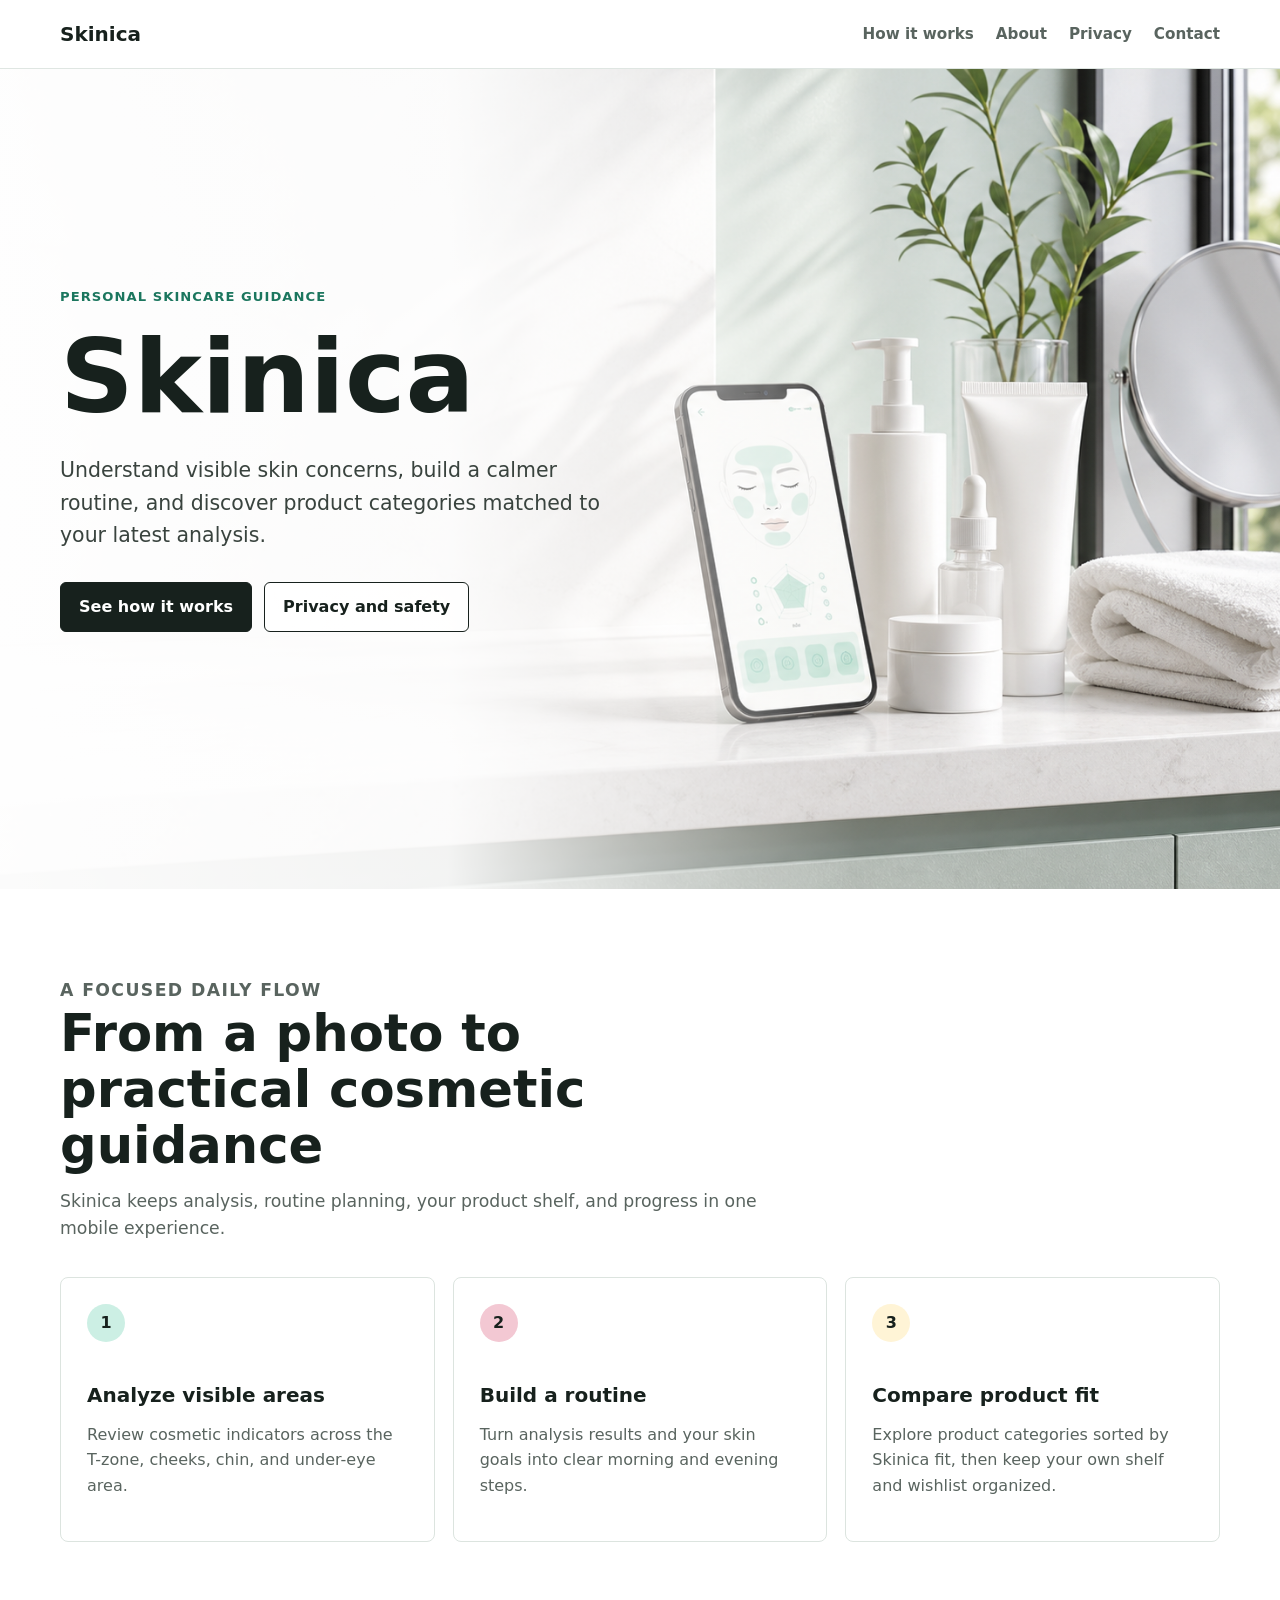
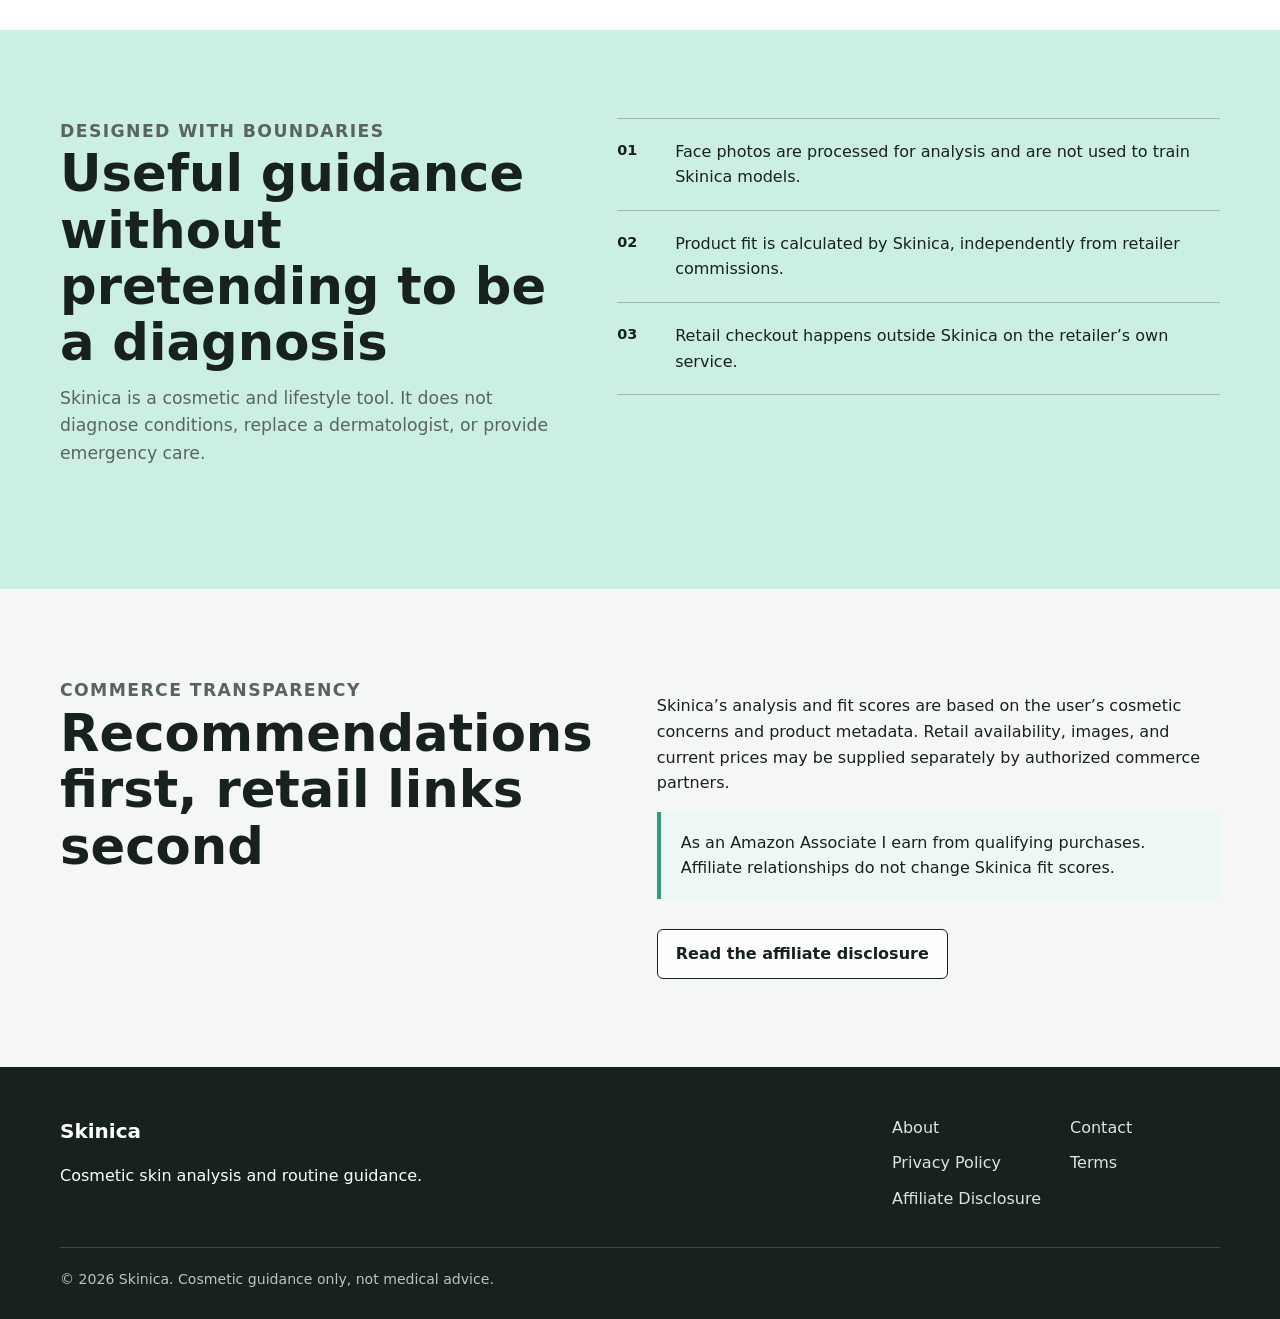
<file: site/index.html>
<!doctype html>
<html lang="en">
  <head>
    <meta charset="utf-8" />
    <meta name="viewport" content="width=device-width, initial-scale=1" />
    <meta name="theme-color" content="#17211d" />
    <meta
      name="description"
      content="Skinica turns a cosmetic skin analysis into a clear daily routine and product guidance."
    />
    <title>Skinica | Personal skincare guidance</title>
    <link rel="stylesheet" href="styles.css" />
  </head>
  <body>
    <a class="skip-link" href="#main">Skip to content</a>
    <header class="site-header">
      <nav class="nav" aria-label="Primary navigation">
        <a class="brand" href="index.html">Skinica</a>
        <button
          class="nav-toggle"
          type="button"
          aria-expanded="false"
          aria-controls="nav-links"
          data-nav-toggle
        >
          Menu
        </button>
        <ul class="nav-links" id="nav-links" data-nav-links data-open="false">
          <li><a href="#how-it-works">How it works</a></li>
          <li><a href="about.html">About</a></li>
          <li><a href="privacy.html">Privacy</a></li>
          <li><a href="contact.html">Contact</a></li>
        </ul>
      </nav>
    </header>

    <main id="main">
      <section class="hero">
        <div class="hero-inner">
          <div class="hero-copy">
            <p class="eyebrow">Personal skincare guidance</p>
            <h1>Skinica</h1>
            <p>
              Understand visible skin concerns, build a calmer routine, and
              discover product categories matched to your latest analysis.
            </p>
            <div class="actions">
              <a class="button button-primary" href="#how-it-works">
                See how it works
              </a>
              <a class="button button-secondary" href="privacy.html">
                Privacy and safety
              </a>
            </div>
          </div>
        </div>
      </section>

      <section class="section" id="how-it-works">
        <div class="section-inner">
          <div class="section-heading">
            <p class="eyebrow">A focused daily flow</p>
            <h2>From a photo to practical cosmetic guidance</h2>
            <p>
              Skinica keeps analysis, routine planning, your product shelf, and
              progress in one mobile experience.
            </p>
          </div>
          <div class="feature-grid">
            <article class="feature">
              <span class="feature-number">1</span>
              <h3>Analyze visible areas</h3>
              <p>
                Review cosmetic indicators across the T-zone, cheeks, chin, and
                under-eye area.
              </p>
            </article>
            <article class="feature">
              <span class="feature-number">2</span>
              <h3>Build a routine</h3>
              <p>
                Turn analysis results and your skin goals into clear morning and
                evening steps.
              </p>
            </article>
            <article class="feature">
              <span class="feature-number">3</span>
              <h3>Compare product fit</h3>
              <p>
                Explore product categories sorted by Skinica fit, then keep your
                own shelf and wishlist organized.
              </p>
            </article>
          </div>
        </div>
      </section>

      <section class="section section-mint">
        <div class="section-inner split">
          <div class="section-heading">
            <p class="eyebrow">Designed with boundaries</p>
            <h2>Useful guidance without pretending to be a diagnosis</h2>
            <p>
              Skinica is a cosmetic and lifestyle tool. It does not diagnose
              conditions, replace a dermatologist, or provide emergency care.
            </p>
          </div>
          <ol class="plain-list">
            <li>
              <strong>01</strong>
              <span>Face photos are processed for analysis and are not used to train Skinica models.</span>
            </li>
            <li>
              <strong>02</strong>
              <span>Product fit is calculated by Skinica, independently from retailer commissions.</span>
            </li>
            <li>
              <strong>03</strong>
              <span>Retail checkout happens outside Skinica on the retailer’s own service.</span>
            </li>
          </ol>
        </div>
      </section>

      <section class="section section-soft">
        <div class="section-inner split">
          <div class="section-heading">
            <p class="eyebrow">Commerce transparency</p>
            <h2>Recommendations first, retail links second</h2>
          </div>
          <div>
            <p>
              Skinica’s analysis and fit scores are based on the user’s cosmetic
              concerns and product metadata. Retail availability, images, and
              current prices may be supplied separately by authorized commerce
              partners.
            </p>
            <div class="notice">
              As an Amazon Associate I earn from qualifying purchases.
              Affiliate relationships do not change Skinica fit scores.
            </div>
            <div class="actions">
              <a class="button button-secondary" href="affiliate-disclosure.html">
                Read the affiliate disclosure
              </a>
            </div>
          </div>
        </div>
      </section>
    </main>

    <footer class="site-footer">
      <div class="footer-grid">
        <div>
          <a class="brand" href="index.html">Skinica</a>
          <p>Cosmetic skin analysis and routine guidance.</p>
        </div>
        <div class="footer-links">
          <a href="about.html">About</a>
          <a href="contact.html">Contact</a>
          <a href="privacy.html">Privacy Policy</a>
          <a href="terms.html">Terms</a>
          <a href="affiliate-disclosure.html">Affiliate Disclosure</a>
        </div>
      </div>
      <div class="footer-bottom">
        © 2026 Skinica. Cosmetic guidance only, not medical advice.
      </div>
    </footer>
    <script src="site.js"></script>
  </body>
</html>
</file>
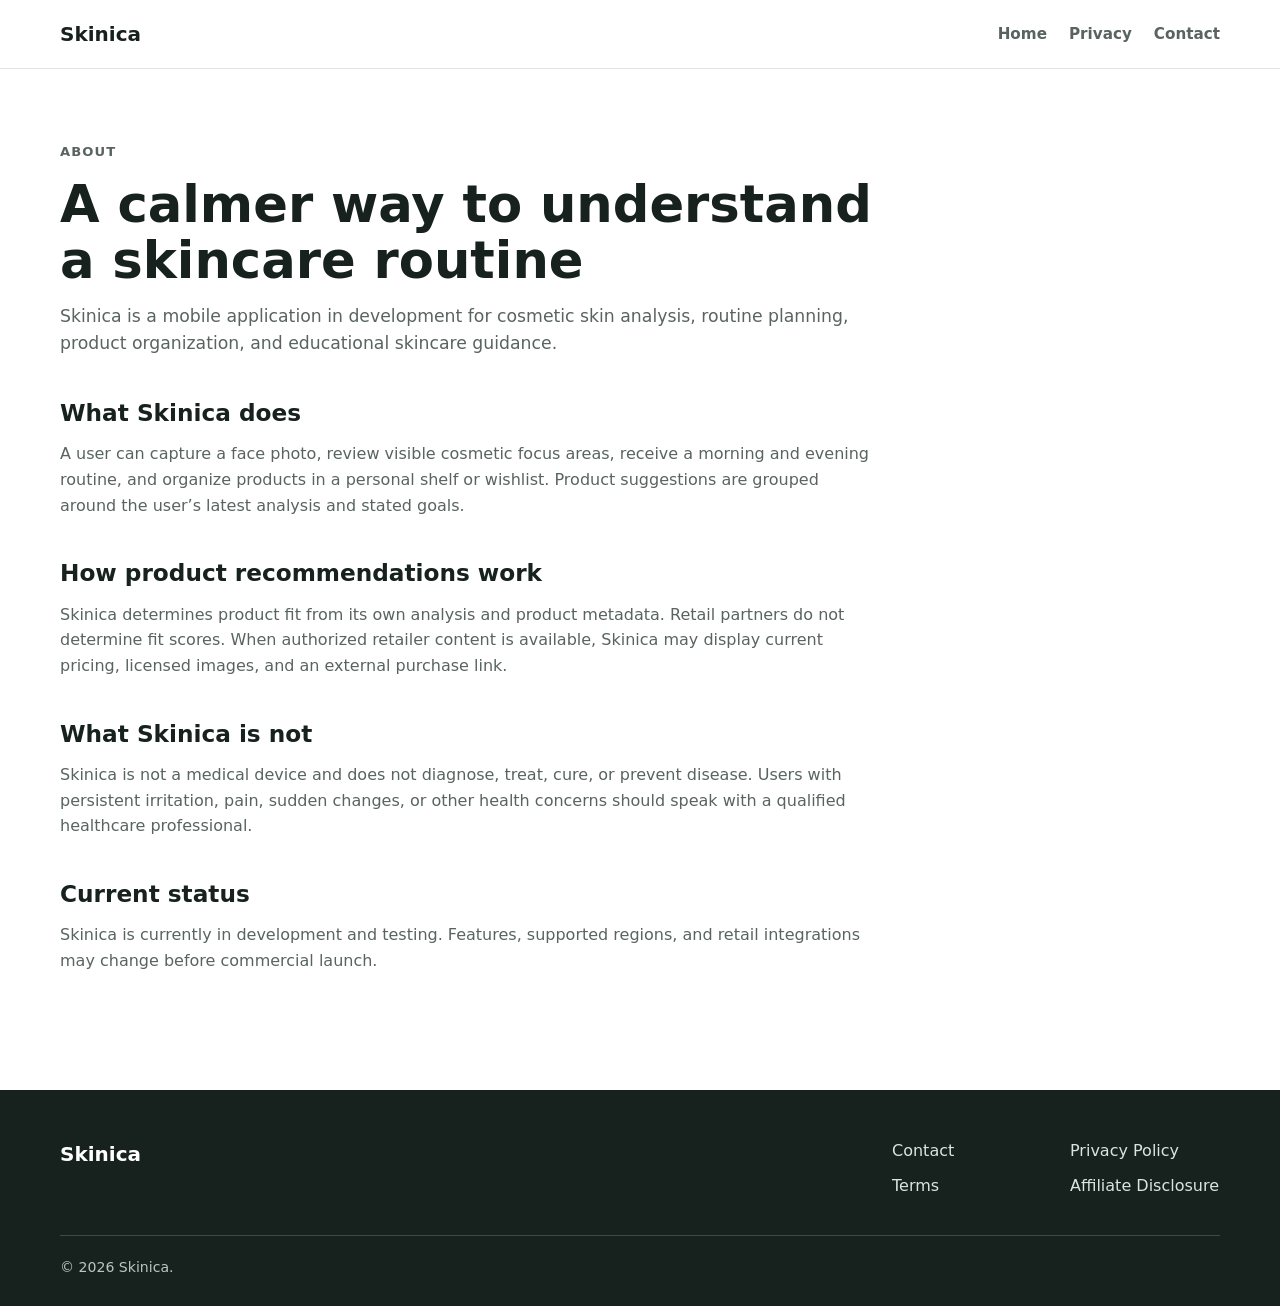
<file: site/about.html>
<!doctype html>
<html lang="en">
  <head>
    <meta charset="utf-8" />
    <meta name="viewport" content="width=device-width, initial-scale=1" />
    <meta name="description" content="Learn what Skinica is building and how product guidance is separated from retail partnerships." />
    <title>About | Skinica</title>
    <link rel="stylesheet" href="styles.css" />
  </head>
  <body>
    <a class="skip-link" href="#main">Skip to content</a>
    <header class="site-header">
      <nav class="nav" aria-label="Primary navigation">
        <a class="brand" href="index.html">Skinica</a>
        <button class="nav-toggle" type="button" aria-expanded="false" aria-controls="nav-links" data-nav-toggle>Menu</button>
        <ul class="nav-links" id="nav-links" data-nav-links data-open="false">
          <li><a href="index.html">Home</a></li>
          <li><a href="privacy.html">Privacy</a></li>
          <li><a href="contact.html">Contact</a></li>
        </ul>
      </nav>
    </header>
    <main class="legal-main" id="main">
      <article>
        <p class="eyebrow">About</p>
        <h1>A calmer way to understand a skincare routine</h1>
        <p class="legal-lead">
          Skinica is a mobile application in development for cosmetic skin
          analysis, routine planning, product organization, and educational
          skincare guidance.
        </p>
        <h2>What Skinica does</h2>
        <p>
          A user can capture a face photo, review visible cosmetic focus areas,
          receive a morning and evening routine, and organize products in a
          personal shelf or wishlist. Product suggestions are grouped around
          the user’s latest analysis and stated goals.
        </p>
        <h2>How product recommendations work</h2>
        <p>
          Skinica determines product fit from its own analysis and product
          metadata. Retail partners do not determine fit scores. When authorized
          retailer content is available, Skinica may display current pricing,
          licensed images, and an external purchase link.
        </p>
        <h2>What Skinica is not</h2>
        <p>
          Skinica is not a medical device and does not diagnose, treat, cure, or
          prevent disease. Users with persistent irritation, pain, sudden
          changes, or other health concerns should speak with a qualified
          healthcare professional.
        </p>
        <h2>Current status</h2>
        <p>
          Skinica is currently in development and testing. Features, supported
          regions, and retail integrations may change before commercial launch.
        </p>
      </article>
    </main>
    <footer class="site-footer">
      <div class="footer-grid">
        <div><a class="brand" href="index.html">Skinica</a></div>
        <div class="footer-links">
          <a href="contact.html">Contact</a>
          <a href="privacy.html">Privacy Policy</a>
          <a href="terms.html">Terms</a>
          <a href="affiliate-disclosure.html">Affiliate Disclosure</a>
        </div>
      </div>
      <div class="footer-bottom">© 2026 Skinica.</div>
    </footer>
    <script src="site.js"></script>
  </body>
</html>
</file>
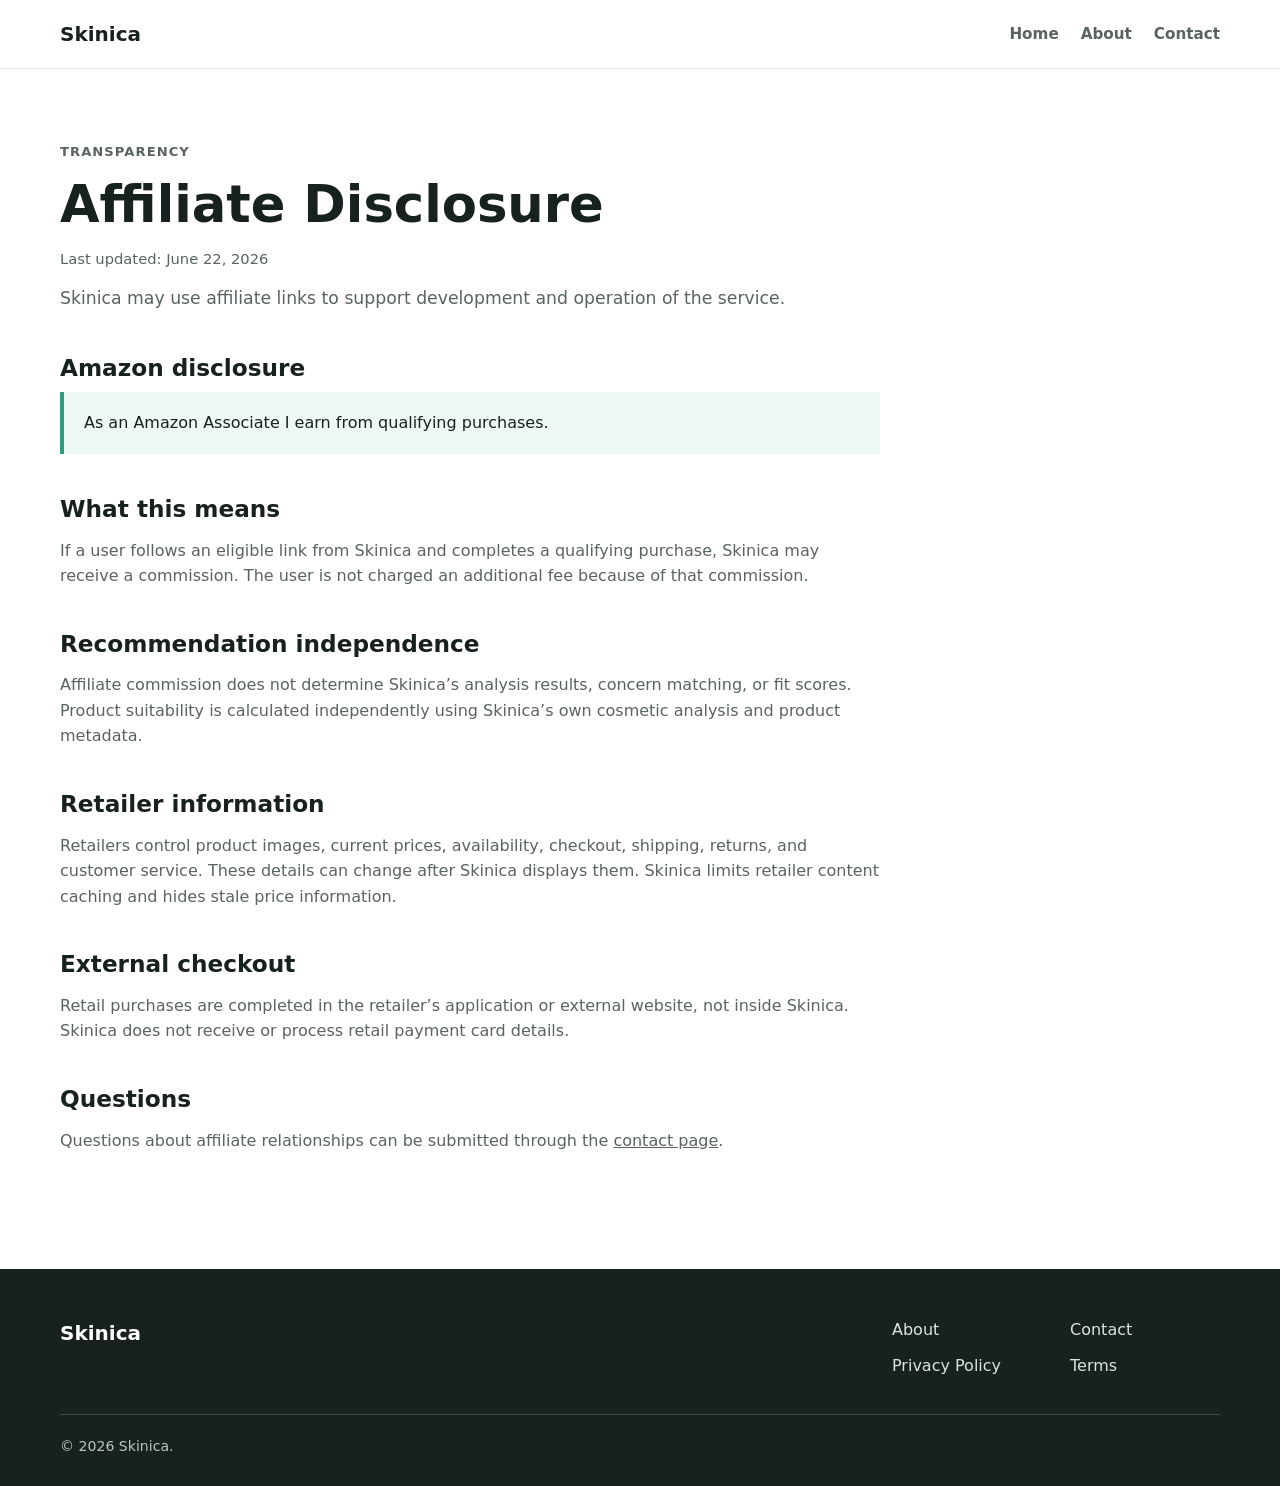
<file: site/affiliate-disclosure.html>
<!doctype html>
<html lang="en">
  <head>
    <meta charset="utf-8" />
    <meta name="viewport" content="width=device-width, initial-scale=1" />
    <meta name="description" content="Skinica Affiliate Disclosure." />
    <title>Affiliate Disclosure | Skinica</title>
    <link rel="stylesheet" href="styles.css" />
  </head>
  <body>
    <a class="skip-link" href="#main">Skip to content</a>
    <header class="site-header">
      <nav class="nav" aria-label="Primary navigation">
        <a class="brand" href="index.html">Skinica</a>
        <button class="nav-toggle" type="button" aria-expanded="false" aria-controls="nav-links" data-nav-toggle>Menu</button>
        <ul class="nav-links" id="nav-links" data-nav-links data-open="false">
          <li><a href="index.html">Home</a></li>
          <li><a href="about.html">About</a></li>
          <li><a href="contact.html">Contact</a></li>
        </ul>
      </nav>
    </header>
    <main class="legal-main" id="main">
      <article>
        <p class="eyebrow">Transparency</p>
        <h1>Affiliate Disclosure</h1>
        <p class="meta">Last updated: June 22, 2026</p>
        <p class="legal-lead">
          Skinica may use affiliate links to support development and operation
          of the service.
        </p>

        <h2>Amazon disclosure</h2>
        <div class="notice">
          As an Amazon Associate I earn from qualifying purchases.
        </div>

        <h2>What this means</h2>
        <p>
          If a user follows an eligible link from Skinica and completes a
          qualifying purchase, Skinica may receive a commission. The user is not
          charged an additional fee because of that commission.
        </p>

        <h2>Recommendation independence</h2>
        <p>
          Affiliate commission does not determine Skinica’s analysis results,
          concern matching, or fit scores. Product suitability is calculated
          independently using Skinica’s own cosmetic analysis and product
          metadata.
        </p>

        <h2>Retailer information</h2>
        <p>
          Retailers control product images, current prices, availability,
          checkout, shipping, returns, and customer service. These details can
          change after Skinica displays them. Skinica limits retailer content
          caching and hides stale price information.
        </p>

        <h2>External checkout</h2>
        <p>
          Retail purchases are completed in the retailer’s application or
          external website, not inside Skinica. Skinica does not receive or
          process retail payment card details.
        </p>

        <h2>Questions</h2>
        <p>
          Questions about affiliate relationships can be submitted through the
          <a href="contact.html">contact page</a>.
        </p>
      </article>
    </main>
    <footer class="site-footer">
      <div class="footer-grid">
        <div><a class="brand" href="index.html">Skinica</a></div>
        <div class="footer-links">
          <a href="about.html">About</a>
          <a href="contact.html">Contact</a>
          <a href="privacy.html">Privacy Policy</a>
          <a href="terms.html">Terms</a>
        </div>
      </div>
      <div class="footer-bottom">© 2026 Skinica.</div>
    </footer>
    <script src="site.js"></script>
  </body>
</html>
</file>
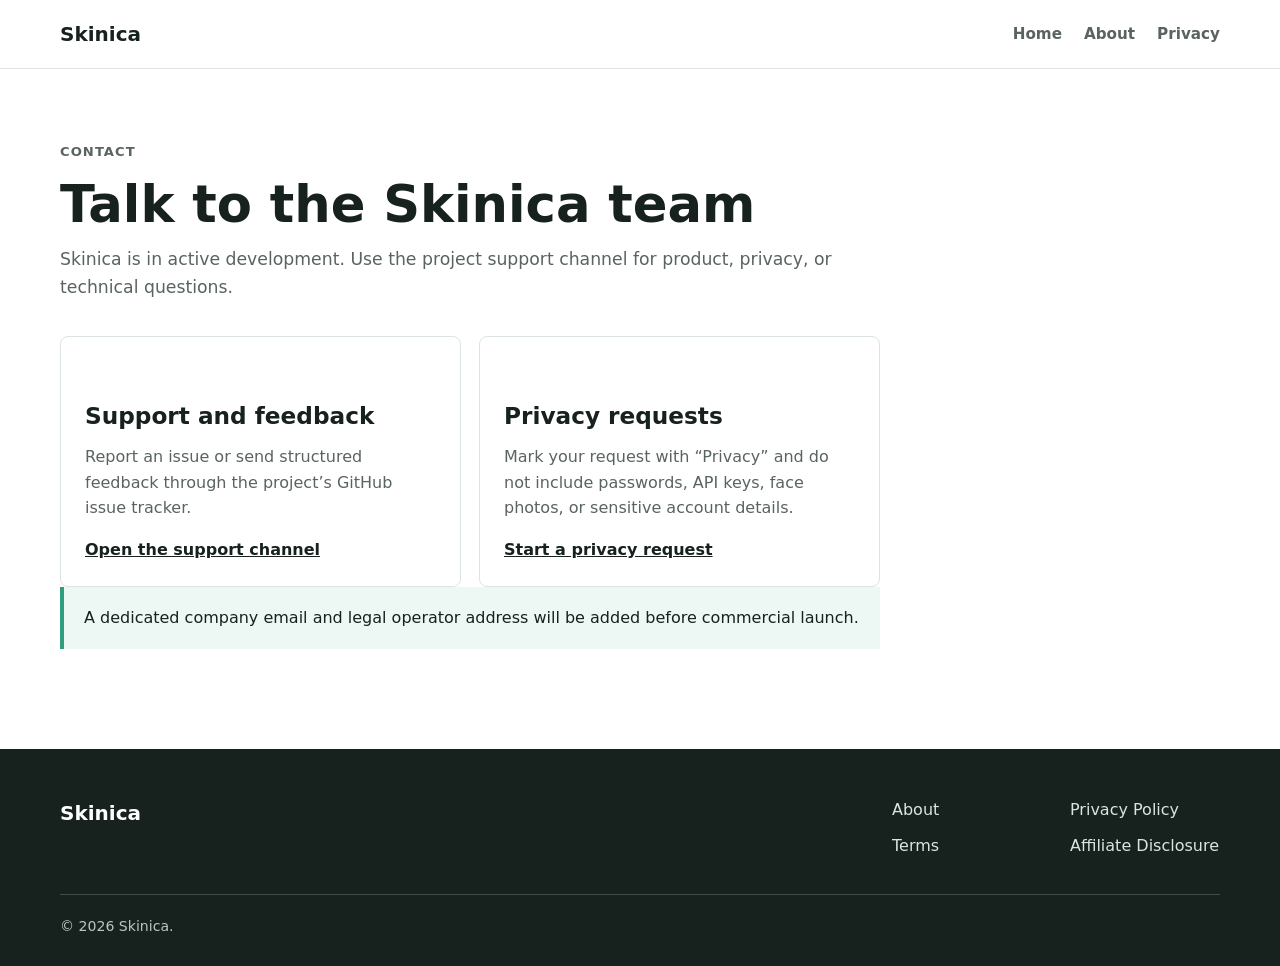
<file: site/contact.html>
<!doctype html>
<html lang="en">
  <head>
    <meta charset="utf-8" />
    <meta name="viewport" content="width=device-width, initial-scale=1" />
    <meta name="description" content="Contact the Skinica development team." />
    <title>Contact | Skinica</title>
    <link rel="stylesheet" href="styles.css" />
  </head>
  <body>
    <a class="skip-link" href="#main">Skip to content</a>
    <header class="site-header">
      <nav class="nav" aria-label="Primary navigation">
        <a class="brand" href="index.html">Skinica</a>
        <button class="nav-toggle" type="button" aria-expanded="false" aria-controls="nav-links" data-nav-toggle>Menu</button>
        <ul class="nav-links" id="nav-links" data-nav-links data-open="false">
          <li><a href="index.html">Home</a></li>
          <li><a href="about.html">About</a></li>
          <li><a href="privacy.html">Privacy</a></li>
        </ul>
      </nav>
    </header>
    <main class="legal-main" id="main">
      <article>
        <p class="eyebrow">Contact</p>
        <h1>Talk to the Skinica team</h1>
        <p class="legal-lead">
          Skinica is in active development. Use the project support channel for
          product, privacy, or technical questions.
        </p>
        <div class="contact-options">
          <section class="contact-option">
            <h2>Support and feedback</h2>
            <p>
              Report an issue or send structured feedback through the project’s
              GitHub issue tracker.
            </p>
            <a href="https://github.com/kaqankaplan/skinica-site/issues" rel="noreferrer">
              Open the support channel
            </a>
          </section>
          <section class="contact-option">
            <h2>Privacy requests</h2>
            <p>
              Mark your request with “Privacy” and do not include passwords,
              API keys, face photos, or sensitive account details.
            </p>
            <a href="https://github.com/kaqankaplan/skinica-site/issues/new" rel="noreferrer">
              Start a privacy request
            </a>
          </section>
        </div>
        <div class="notice">
          A dedicated company email and legal operator address will be added
          before commercial launch.
        </div>
      </article>
    </main>
    <footer class="site-footer">
      <div class="footer-grid">
        <div><a class="brand" href="index.html">Skinica</a></div>
        <div class="footer-links">
          <a href="about.html">About</a>
          <a href="privacy.html">Privacy Policy</a>
          <a href="terms.html">Terms</a>
          <a href="affiliate-disclosure.html">Affiliate Disclosure</a>
        </div>
      </div>
      <div class="footer-bottom">© 2026 Skinica.</div>
    </footer>
    <script src="site.js"></script>
  </body>
</html>
</file>
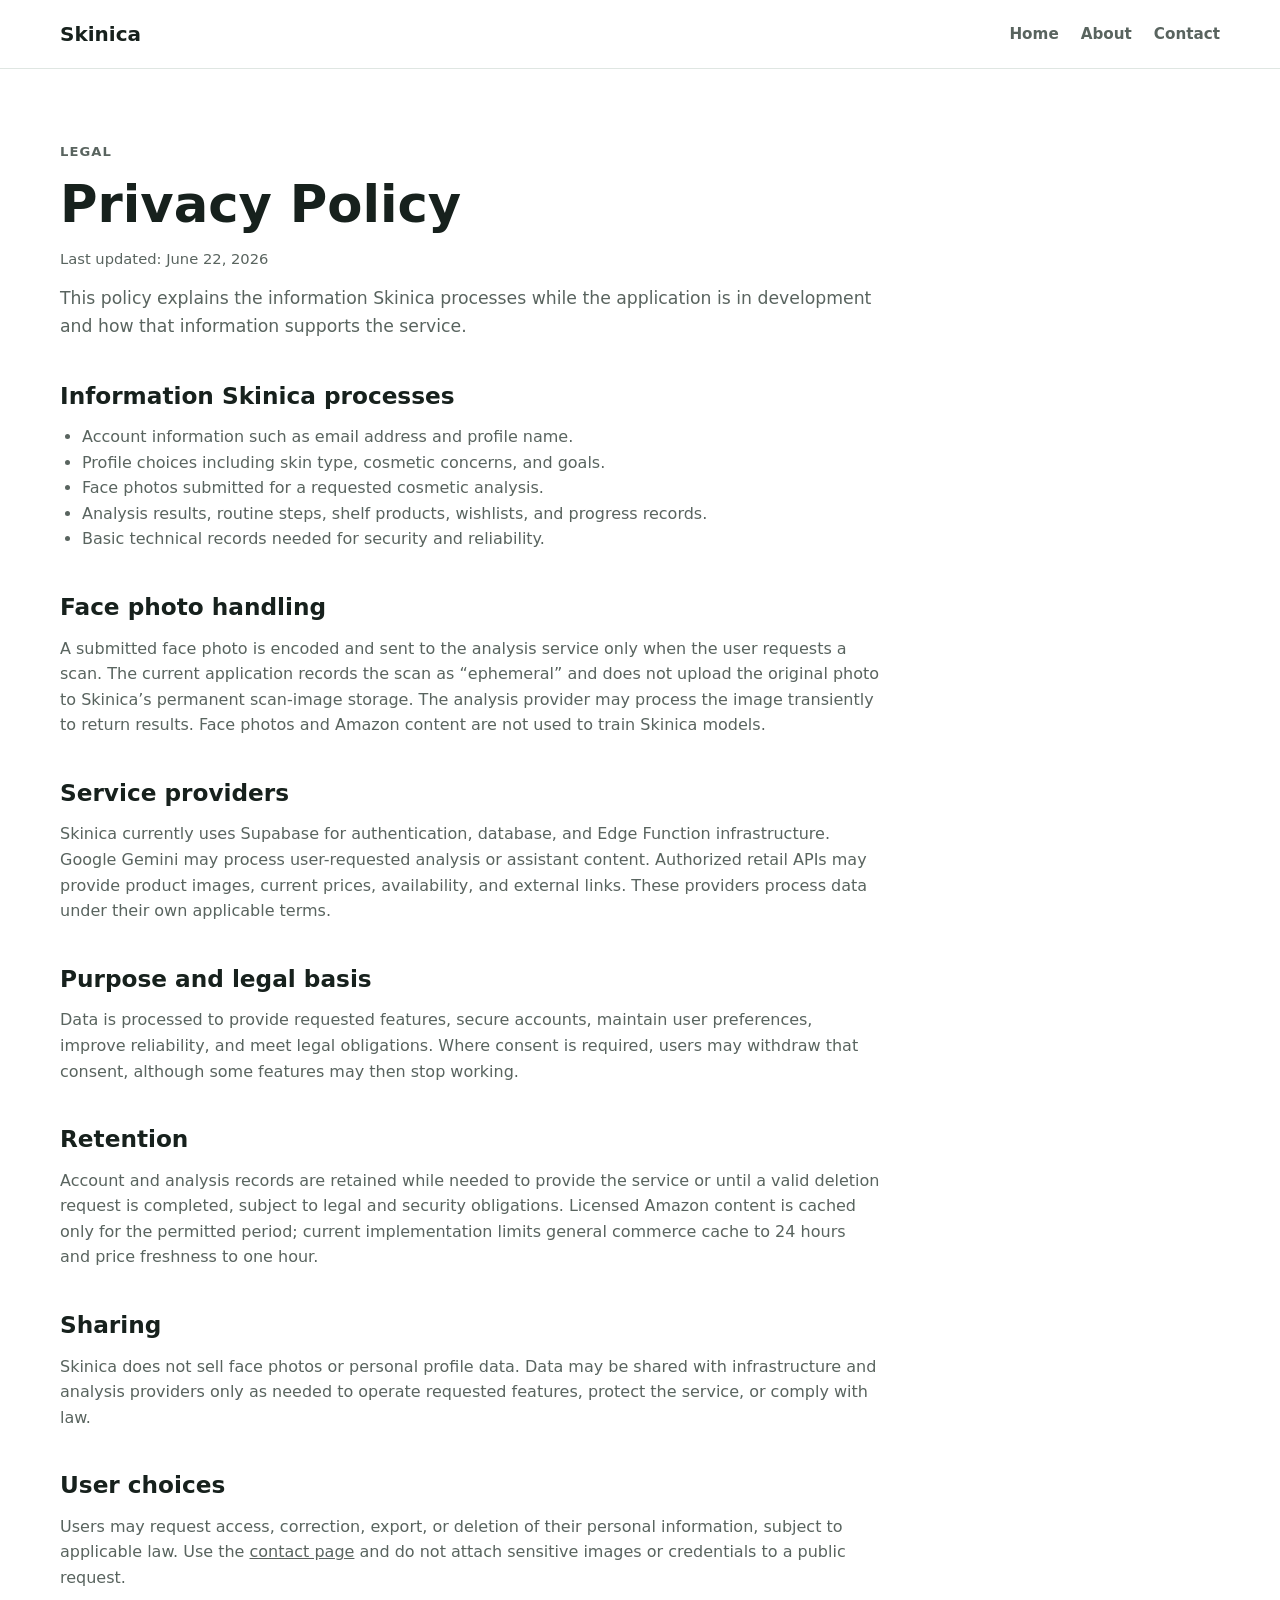
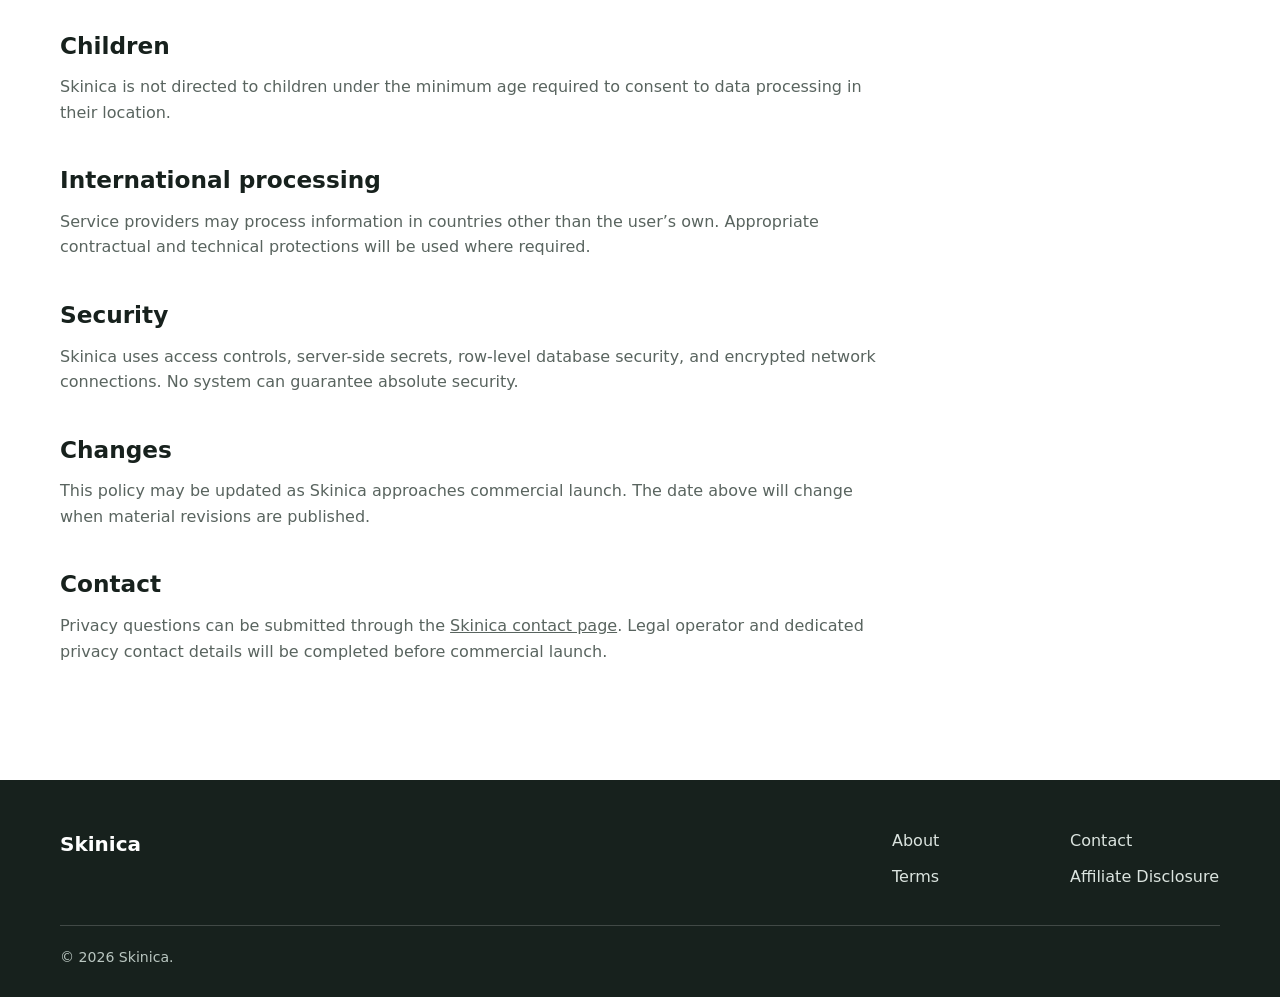
<file: site/privacy.html>
<!doctype html>
<html lang="en">
  <head>
    <meta charset="utf-8" />
    <meta name="viewport" content="width=device-width, initial-scale=1" />
    <meta name="description" content="Skinica Privacy Policy." />
    <title>Privacy Policy | Skinica</title>
    <link rel="stylesheet" href="styles.css" />
  </head>
  <body>
    <a class="skip-link" href="#main">Skip to content</a>
    <header class="site-header">
      <nav class="nav" aria-label="Primary navigation">
        <a class="brand" href="index.html">Skinica</a>
        <button class="nav-toggle" type="button" aria-expanded="false" aria-controls="nav-links" data-nav-toggle>Menu</button>
        <ul class="nav-links" id="nav-links" data-nav-links data-open="false">
          <li><a href="index.html">Home</a></li>
          <li><a href="about.html">About</a></li>
          <li><a href="contact.html">Contact</a></li>
        </ul>
      </nav>
    </header>
    <main class="legal-main" id="main">
      <article>
        <p class="eyebrow">Legal</p>
        <h1>Privacy Policy</h1>
        <p class="meta">Last updated: June 22, 2026</p>
        <p class="legal-lead">
          This policy explains the information Skinica processes while the
          application is in development and how that information supports the
          service.
        </p>

        <h2>Information Skinica processes</h2>
        <ul>
          <li>Account information such as email address and profile name.</li>
          <li>Profile choices including skin type, cosmetic concerns, and goals.</li>
          <li>Face photos submitted for a requested cosmetic analysis.</li>
          <li>Analysis results, routine steps, shelf products, wishlists, and progress records.</li>
          <li>Basic technical records needed for security and reliability.</li>
        </ul>

        <h2>Face photo handling</h2>
        <p>
          A submitted face photo is encoded and sent to the analysis service
          only when the user requests a scan. The current application records
          the scan as “ephemeral” and does not upload the original photo to
          Skinica’s permanent scan-image storage. The analysis provider may
          process the image transiently to return results. Face photos and
          Amazon content are not used to train Skinica models.
        </p>

        <h2>Service providers</h2>
        <p>
          Skinica currently uses Supabase for authentication, database, and Edge
          Function infrastructure. Google Gemini may process user-requested
          analysis or assistant content. Authorized retail APIs may provide
          product images, current prices, availability, and external links.
          These providers process data under their own applicable terms.
        </p>

        <h2>Purpose and legal basis</h2>
        <p>
          Data is processed to provide requested features, secure accounts,
          maintain user preferences, improve reliability, and meet legal
          obligations. Where consent is required, users may withdraw that
          consent, although some features may then stop working.
        </p>

        <h2>Retention</h2>
        <p>
          Account and analysis records are retained while needed to provide the
          service or until a valid deletion request is completed, subject to
          legal and security obligations. Licensed Amazon content is cached only
          for the permitted period; current implementation limits general
          commerce cache to 24 hours and price freshness to one hour.
        </p>

        <h2>Sharing</h2>
        <p>
          Skinica does not sell face photos or personal profile data. Data may
          be shared with infrastructure and analysis providers only as needed to
          operate requested features, protect the service, or comply with law.
        </p>

        <h2>User choices</h2>
        <p>
          Users may request access, correction, export, or deletion of their
          personal information, subject to applicable law. Use the
          <a href="contact.html">contact page</a> and do not attach sensitive
          images or credentials to a public request.
        </p>

        <h2>Children</h2>
        <p>
          Skinica is not directed to children under the minimum age required to
          consent to data processing in their location.
        </p>

        <h2>International processing</h2>
        <p>
          Service providers may process information in countries other than the
          user’s own. Appropriate contractual and technical protections will be
          used where required.
        </p>

        <h2>Security</h2>
        <p>
          Skinica uses access controls, server-side secrets, row-level database
          security, and encrypted network connections. No system can guarantee
          absolute security.
        </p>

        <h2>Changes</h2>
        <p>
          This policy may be updated as Skinica approaches commercial launch.
          The date above will change when material revisions are published.
        </p>

        <h2>Contact</h2>
        <p>
          Privacy questions can be submitted through the
          <a href="contact.html">Skinica contact page</a>. Legal operator and
          dedicated privacy contact details will be completed before commercial
          launch.
        </p>
      </article>
    </main>
    <footer class="site-footer">
      <div class="footer-grid">
        <div><a class="brand" href="index.html">Skinica</a></div>
        <div class="footer-links">
          <a href="about.html">About</a>
          <a href="contact.html">Contact</a>
          <a href="terms.html">Terms</a>
          <a href="affiliate-disclosure.html">Affiliate Disclosure</a>
        </div>
      </div>
      <div class="footer-bottom">© 2026 Skinica.</div>
    </footer>
    <script src="site.js"></script>
  </body>
</html>
</file>
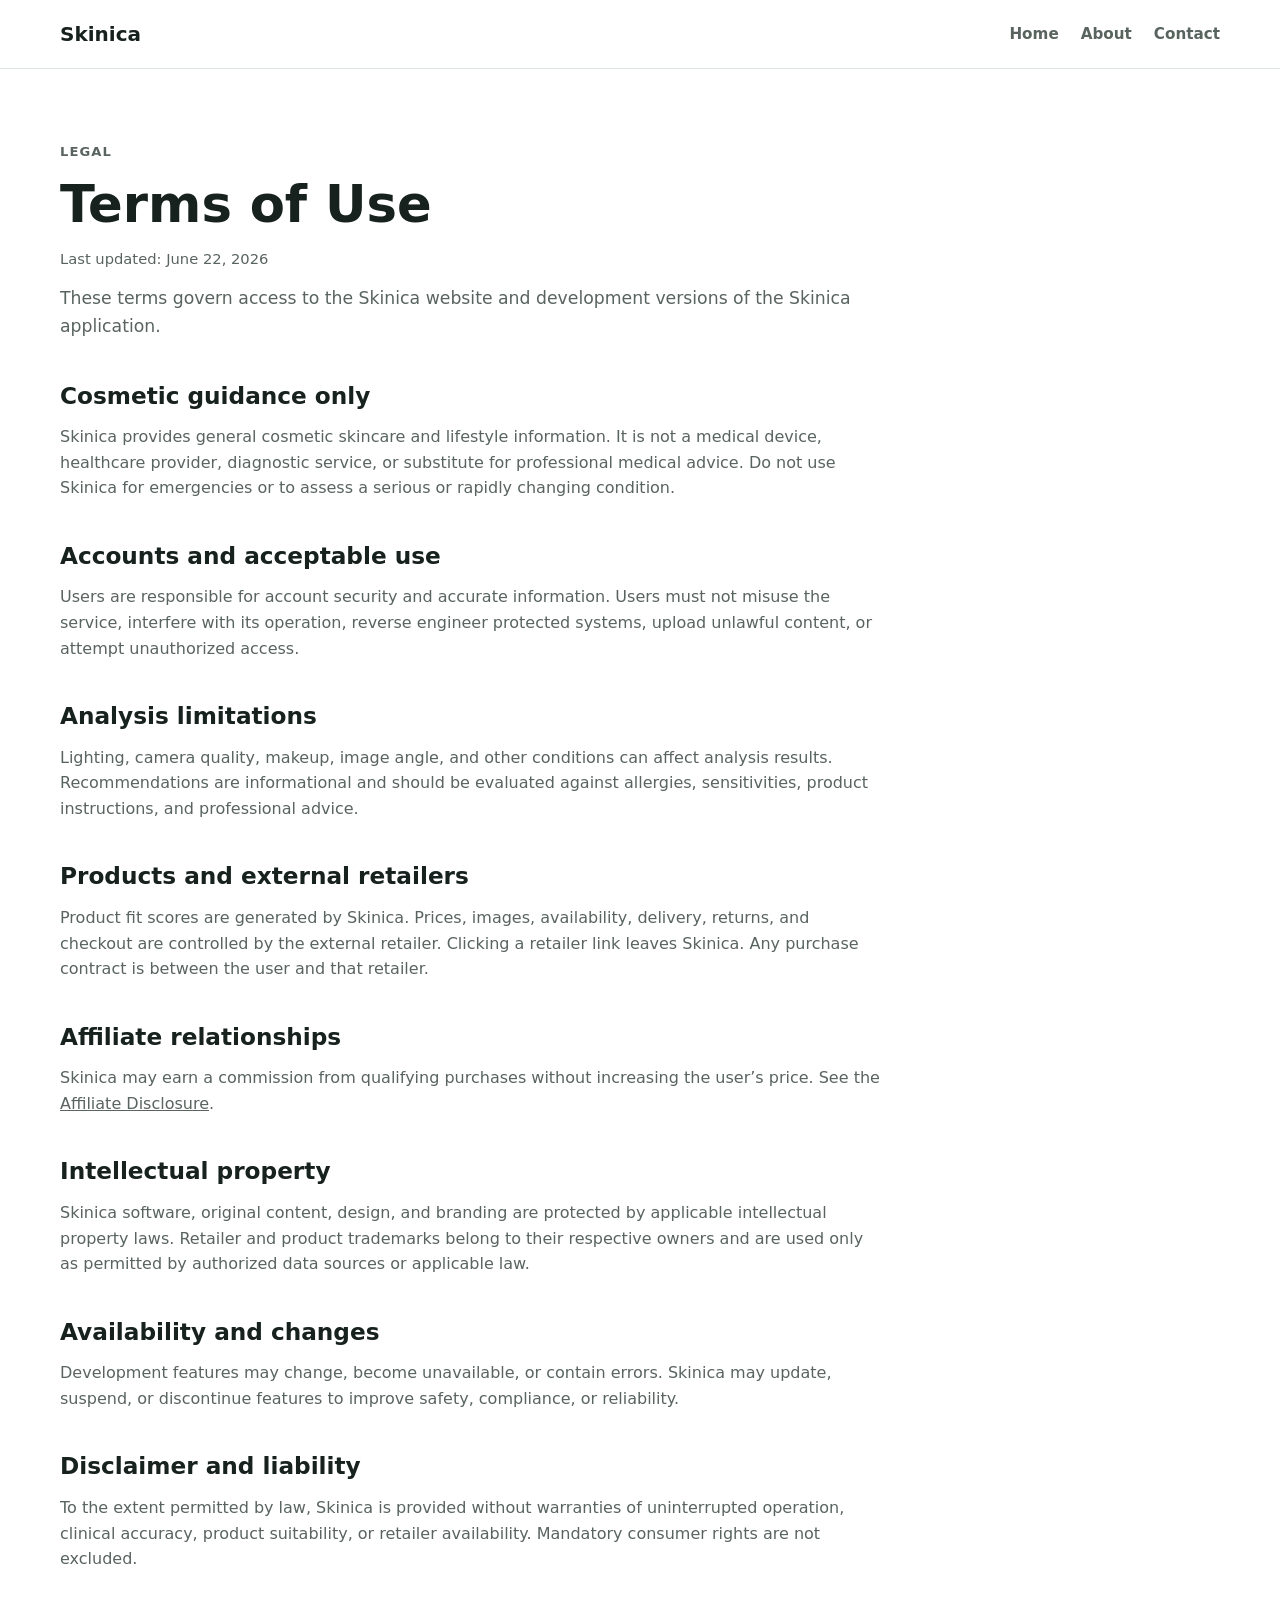
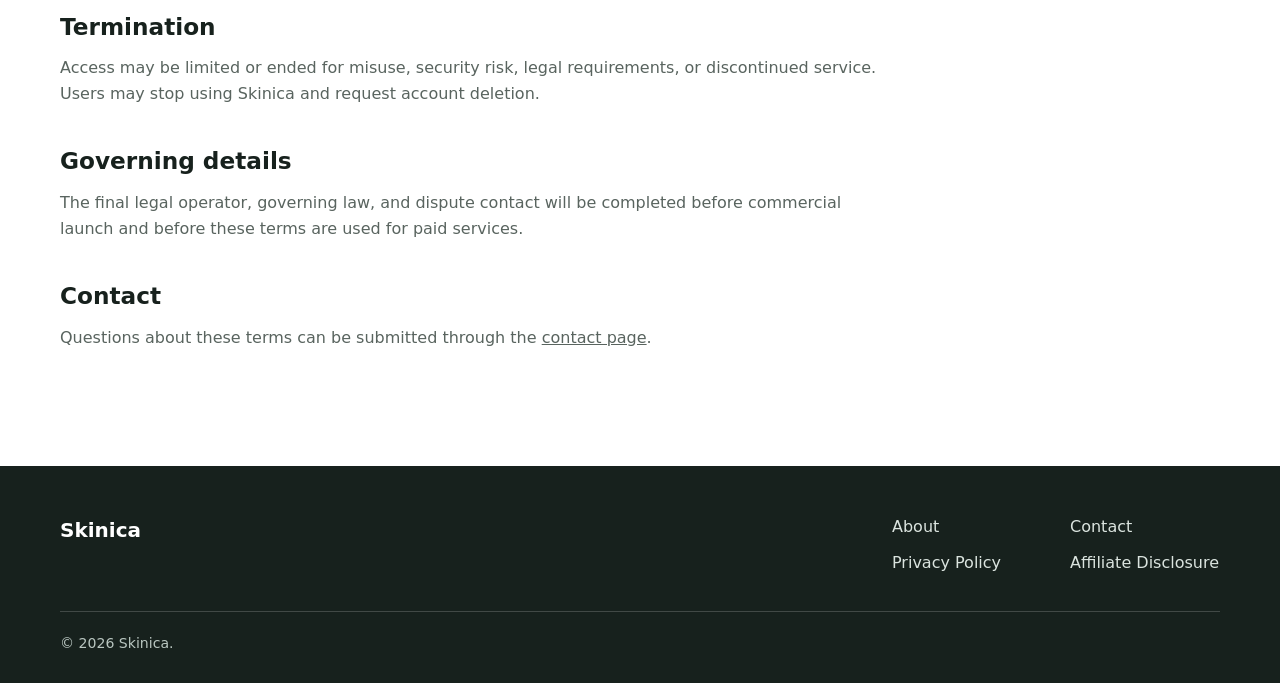
<file: site/terms.html>
<!doctype html>
<html lang="en">
  <head>
    <meta charset="utf-8" />
    <meta name="viewport" content="width=device-width, initial-scale=1" />
    <meta name="description" content="Skinica Terms of Use." />
    <title>Terms of Use | Skinica</title>
    <link rel="stylesheet" href="styles.css" />
  </head>
  <body>
    <a class="skip-link" href="#main">Skip to content</a>
    <header class="site-header">
      <nav class="nav" aria-label="Primary navigation">
        <a class="brand" href="index.html">Skinica</a>
        <button class="nav-toggle" type="button" aria-expanded="false" aria-controls="nav-links" data-nav-toggle>Menu</button>
        <ul class="nav-links" id="nav-links" data-nav-links data-open="false">
          <li><a href="index.html">Home</a></li>
          <li><a href="about.html">About</a></li>
          <li><a href="contact.html">Contact</a></li>
        </ul>
      </nav>
    </header>
    <main class="legal-main" id="main">
      <article>
        <p class="eyebrow">Legal</p>
        <h1>Terms of Use</h1>
        <p class="meta">Last updated: June 22, 2026</p>
        <p class="legal-lead">
          These terms govern access to the Skinica website and development
          versions of the Skinica application.
        </p>

        <h2>Cosmetic guidance only</h2>
        <p>
          Skinica provides general cosmetic skincare and lifestyle information.
          It is not a medical device, healthcare provider, diagnostic service,
          or substitute for professional medical advice. Do not use Skinica for
          emergencies or to assess a serious or rapidly changing condition.
        </p>

        <h2>Accounts and acceptable use</h2>
        <p>
          Users are responsible for account security and accurate information.
          Users must not misuse the service, interfere with its operation,
          reverse engineer protected systems, upload unlawful content, or
          attempt unauthorized access.
        </p>

        <h2>Analysis limitations</h2>
        <p>
          Lighting, camera quality, makeup, image angle, and other conditions
          can affect analysis results. Recommendations are informational and
          should be evaluated against allergies, sensitivities, product
          instructions, and professional advice.
        </p>

        <h2>Products and external retailers</h2>
        <p>
          Product fit scores are generated by Skinica. Prices, images,
          availability, delivery, returns, and checkout are controlled by the
          external retailer. Clicking a retailer link leaves Skinica. Any
          purchase contract is between the user and that retailer.
        </p>

        <h2>Affiliate relationships</h2>
        <p>
          Skinica may earn a commission from qualifying purchases without
          increasing the user’s price. See the
          <a href="affiliate-disclosure.html">Affiliate Disclosure</a>.
        </p>

        <h2>Intellectual property</h2>
        <p>
          Skinica software, original content, design, and branding are protected
          by applicable intellectual property laws. Retailer and product
          trademarks belong to their respective owners and are used only as
          permitted by authorized data sources or applicable law.
        </p>

        <h2>Availability and changes</h2>
        <p>
          Development features may change, become unavailable, or contain
          errors. Skinica may update, suspend, or discontinue features to
          improve safety, compliance, or reliability.
        </p>

        <h2>Disclaimer and liability</h2>
        <p>
          To the extent permitted by law, Skinica is provided without warranties
          of uninterrupted operation, clinical accuracy, product suitability,
          or retailer availability. Mandatory consumer rights are not excluded.
        </p>

        <h2>Termination</h2>
        <p>
          Access may be limited or ended for misuse, security risk, legal
          requirements, or discontinued service. Users may stop using Skinica
          and request account deletion.
        </p>

        <h2>Governing details</h2>
        <p>
          The final legal operator, governing law, and dispute contact will be
          completed before commercial launch and before these terms are used for
          paid services.
        </p>

        <h2>Contact</h2>
        <p>
          Questions about these terms can be submitted through the
          <a href="contact.html">contact page</a>.
        </p>
      </article>
    </main>
    <footer class="site-footer">
      <div class="footer-grid">
        <div><a class="brand" href="index.html">Skinica</a></div>
        <div class="footer-links">
          <a href="about.html">About</a>
          <a href="contact.html">Contact</a>
          <a href="privacy.html">Privacy Policy</a>
          <a href="affiliate-disclosure.html">Affiliate Disclosure</a>
        </div>
      </div>
      <div class="footer-bottom">© 2026 Skinica.</div>
    </footer>
    <script src="site.js"></script>
  </body>
</html>
</file>
<file: site/styles.css>
:root {
  color-scheme: light;
  --ink: #17211d;
  --muted: #59645f;
  --line: #dce4df;
  --mint: #ccefe4;
  --mint-strong: #2f9d7e;
  --rose: #f3c8d3;
  --paper: #ffffff;
  --surface: #f4f7f5;
  --warning: #fff4d6;
  --max-width: 1160px;
}

* {
  box-sizing: border-box;
}

html {
  scroll-behavior: smooth;
}

body {
  margin: 0;
  background: var(--paper);
  color: var(--ink);
  font-family:
    Inter, ui-sans-serif, system-ui, -apple-system, BlinkMacSystemFont, "Segoe UI",
    sans-serif;
  line-height: 1.6;
}

a {
  color: inherit;
}

img {
  display: block;
  max-width: 100%;
}

.skip-link {
  position: fixed;
  top: 10px;
  left: 10px;
  z-index: 100;
  transform: translateY(-160%);
  background: var(--ink);
  color: white;
  padding: 10px 14px;
}

.skip-link:focus {
  transform: translateY(0);
}

.site-header {
  position: sticky;
  top: 0;
  z-index: 20;
  border-bottom: 1px solid rgba(220, 228, 223, 0.9);
  background: rgba(255, 255, 255, 0.94);
  backdrop-filter: blur(14px);
}

.nav {
  width: min(calc(100% - 32px), var(--max-width));
  min-height: 68px;
  margin: 0 auto;
  display: flex;
  align-items: center;
  justify-content: space-between;
  gap: 24px;
}

.brand {
  text-decoration: none;
  font-size: 1.25rem;
  font-weight: 850;
}

.nav-links {
  display: flex;
  align-items: center;
  gap: 22px;
  list-style: none;
  margin: 0;
  padding: 0;
}

.nav-links a {
  text-decoration: none;
  color: var(--muted);
  font-size: 0.95rem;
  font-weight: 650;
}

.nav-links a:hover,
.nav-links a:focus-visible {
  color: var(--ink);
}

.nav-toggle {
  display: none;
  border: 0;
  background: transparent;
  padding: 8px;
  font: inherit;
  font-weight: 750;
}

.hero {
  min-height: min(820px, calc(100vh - 68px));
  display: grid;
  align-items: center;
  background-image:
    linear-gradient(
      90deg,
      rgba(255, 255, 255, 0.98) 0%,
      rgba(255, 255, 255, 0.93) 35%,
      rgba(255, 255, 255, 0.18) 67%,
      rgba(255, 255, 255, 0) 100%
    ),
    url("assets/skinica-hero.png");
  background-position: center;
  background-size: cover;
}

.hero-inner,
.section-inner,
.legal-main {
  width: min(calc(100% - 40px), var(--max-width));
  margin: 0 auto;
}

.hero-copy {
  max-width: 620px;
  padding: 80px 0 120px;
}

.eyebrow {
  margin: 0 0 14px;
  color: #1b765e;
  font-size: 0.82rem;
  font-weight: 850;
  letter-spacing: 0.08em;
  text-transform: uppercase;
}

h1,
h2,
h3 {
  margin-top: 0;
  line-height: 1.1;
}

h1 {
  margin-bottom: 20px;
  font-size: clamp(3.1rem, 8vw, 6.8rem);
  font-weight: 900;
  letter-spacing: 0;
}

.hero-copy > p:not(.eyebrow) {
  max-width: 560px;
  margin: 0;
  color: #39433e;
  font-size: clamp(1.05rem, 2vw, 1.28rem);
}

.actions {
  display: flex;
  flex-wrap: wrap;
  gap: 12px;
  margin-top: 30px;
}

.button {
  min-height: 48px;
  display: inline-flex;
  align-items: center;
  justify-content: center;
  border: 1px solid var(--ink);
  border-radius: 6px;
  padding: 11px 18px;
  text-decoration: none;
  font-weight: 800;
}

.button-primary {
  background: var(--ink);
  color: white;
}

.button-secondary {
  background: rgba(255, 255, 255, 0.88);
}

.section {
  padding: 88px 0;
}

.section-soft {
  background: var(--surface);
}

.section-mint {
  background: var(--mint);
}

.section-heading {
  max-width: 700px;
  margin-bottom: 34px;
}

.section-heading h2,
.legal-main h1 {
  margin-bottom: 14px;
  font-size: clamp(2rem, 4vw, 3.2rem);
  font-weight: 880;
}

.section-heading p,
.legal-lead {
  margin: 0;
  color: var(--muted);
  font-size: 1.08rem;
}

.feature-grid {
  display: grid;
  grid-template-columns: repeat(3, minmax(0, 1fr));
  gap: 18px;
}

.feature {
  min-height: 220px;
  border: 1px solid var(--line);
  border-radius: 8px;
  background: white;
  padding: 26px;
}

.feature-number {
  width: 38px;
  height: 38px;
  display: grid;
  place-items: center;
  margin-bottom: 42px;
  border-radius: 50%;
  background: var(--mint);
  font-weight: 900;
}

.feature:nth-child(2) .feature-number {
  background: var(--rose);
}

.feature:nth-child(3) .feature-number {
  background: var(--warning);
}

.feature h3 {
  margin-bottom: 10px;
  font-size: 1.25rem;
}

.feature p,
.legal-main p,
.legal-main li {
  color: var(--muted);
}

.split {
  display: grid;
  grid-template-columns: 0.9fr 1.1fr;
  gap: 64px;
  align-items: start;
}

.plain-list {
  list-style: none;
  margin: 0;
  padding: 0;
  border-top: 1px solid rgba(23, 33, 29, 0.25);
}

.plain-list li {
  display: grid;
  grid-template-columns: 44px 1fr;
  gap: 14px;
  padding: 20px 0;
  border-bottom: 1px solid rgba(23, 33, 29, 0.25);
}

.plain-list strong {
  font-size: 0.9rem;
}

.notice {
  border-left: 4px solid var(--mint-strong);
  background: #edf8f4;
  padding: 18px 20px;
}

.site-footer {
  background: var(--ink);
  color: white;
  padding: 48px 0 28px;
}

.footer-grid {
  width: min(calc(100% - 40px), var(--max-width));
  margin: 0 auto;
  display: grid;
  grid-template-columns: 1fr auto;
  gap: 40px;
}

.footer-links {
  display: grid;
  grid-template-columns: repeat(2, minmax(150px, 1fr));
  gap: 10px 28px;
}

.footer-links a {
  color: #dbe4df;
  text-decoration: none;
}

.footer-bottom {
  width: min(calc(100% - 40px), var(--max-width));
  margin: 36px auto 0;
  padding-top: 20px;
  border-top: 1px solid rgba(255, 255, 255, 0.18);
  color: #b9c6c0;
  font-size: 0.88rem;
}

.legal-hero {
  background: var(--surface);
  border-bottom: 1px solid var(--line);
}

.legal-main {
  padding: 72px 0 100px;
}

.legal-main article {
  max-width: 820px;
}

.legal-main h2 {
  margin-top: 42px;
  margin-bottom: 12px;
  font-size: 1.45rem;
}

.legal-main h3 {
  margin-top: 28px;
  margin-bottom: 8px;
  font-size: 1.1rem;
}

.legal-main ul {
  padding-left: 22px;
}

.meta {
  color: var(--muted);
  font-size: 0.92rem;
}

.contact-options {
  display: grid;
  grid-template-columns: repeat(2, minmax(0, 1fr));
  gap: 18px;
  margin-top: 34px;
}

.contact-option {
  border: 1px solid var(--line);
  border-radius: 8px;
  padding: 24px;
}

.contact-option a {
  font-weight: 800;
}

@media (max-width: 820px) {
  .nav-toggle {
    display: block;
  }

  .nav-links {
    position: absolute;
    top: 68px;
    right: 16px;
    left: 16px;
    display: none;
    flex-direction: column;
    align-items: stretch;
    border: 1px solid var(--line);
    background: white;
    padding: 16px;
  }

  .nav-links[data-open="true"] {
    display: flex;
  }

  .hero {
    min-height: 720px;
    align-items: end;
    background-image:
      linear-gradient(
        180deg,
        rgba(255, 255, 255, 0.06) 0%,
        rgba(255, 255, 255, 0.78) 49%,
        rgba(255, 255, 255, 0.98) 74%
      ),
      url("assets/skinica-hero.png");
    background-position: 62% center;
  }

  .hero-copy {
    max-width: none;
    padding: 360px 0 54px;
  }

  h1 {
    font-size: clamp(3.2rem, 18vw, 5.4rem);
  }

  .feature-grid,
  .split,
  .contact-options {
    grid-template-columns: 1fr;
  }

  .split {
    gap: 34px;
  }

  .footer-grid {
    grid-template-columns: 1fr;
  }
}

@media (max-width: 520px) {
  .hero-inner,
  .section-inner,
  .legal-main,
  .footer-grid,
  .footer-bottom {
    width: min(calc(100% - 28px), var(--max-width));
  }

  .section {
    padding: 66px 0;
  }

  .actions {
    flex-direction: column;
  }

  .button {
    width: 100%;
  }

  .footer-links {
    grid-template-columns: 1fr;
  }
}

@media (prefers-reduced-motion: reduce) {
  html {
    scroll-behavior: auto;
  }
}
</file>
